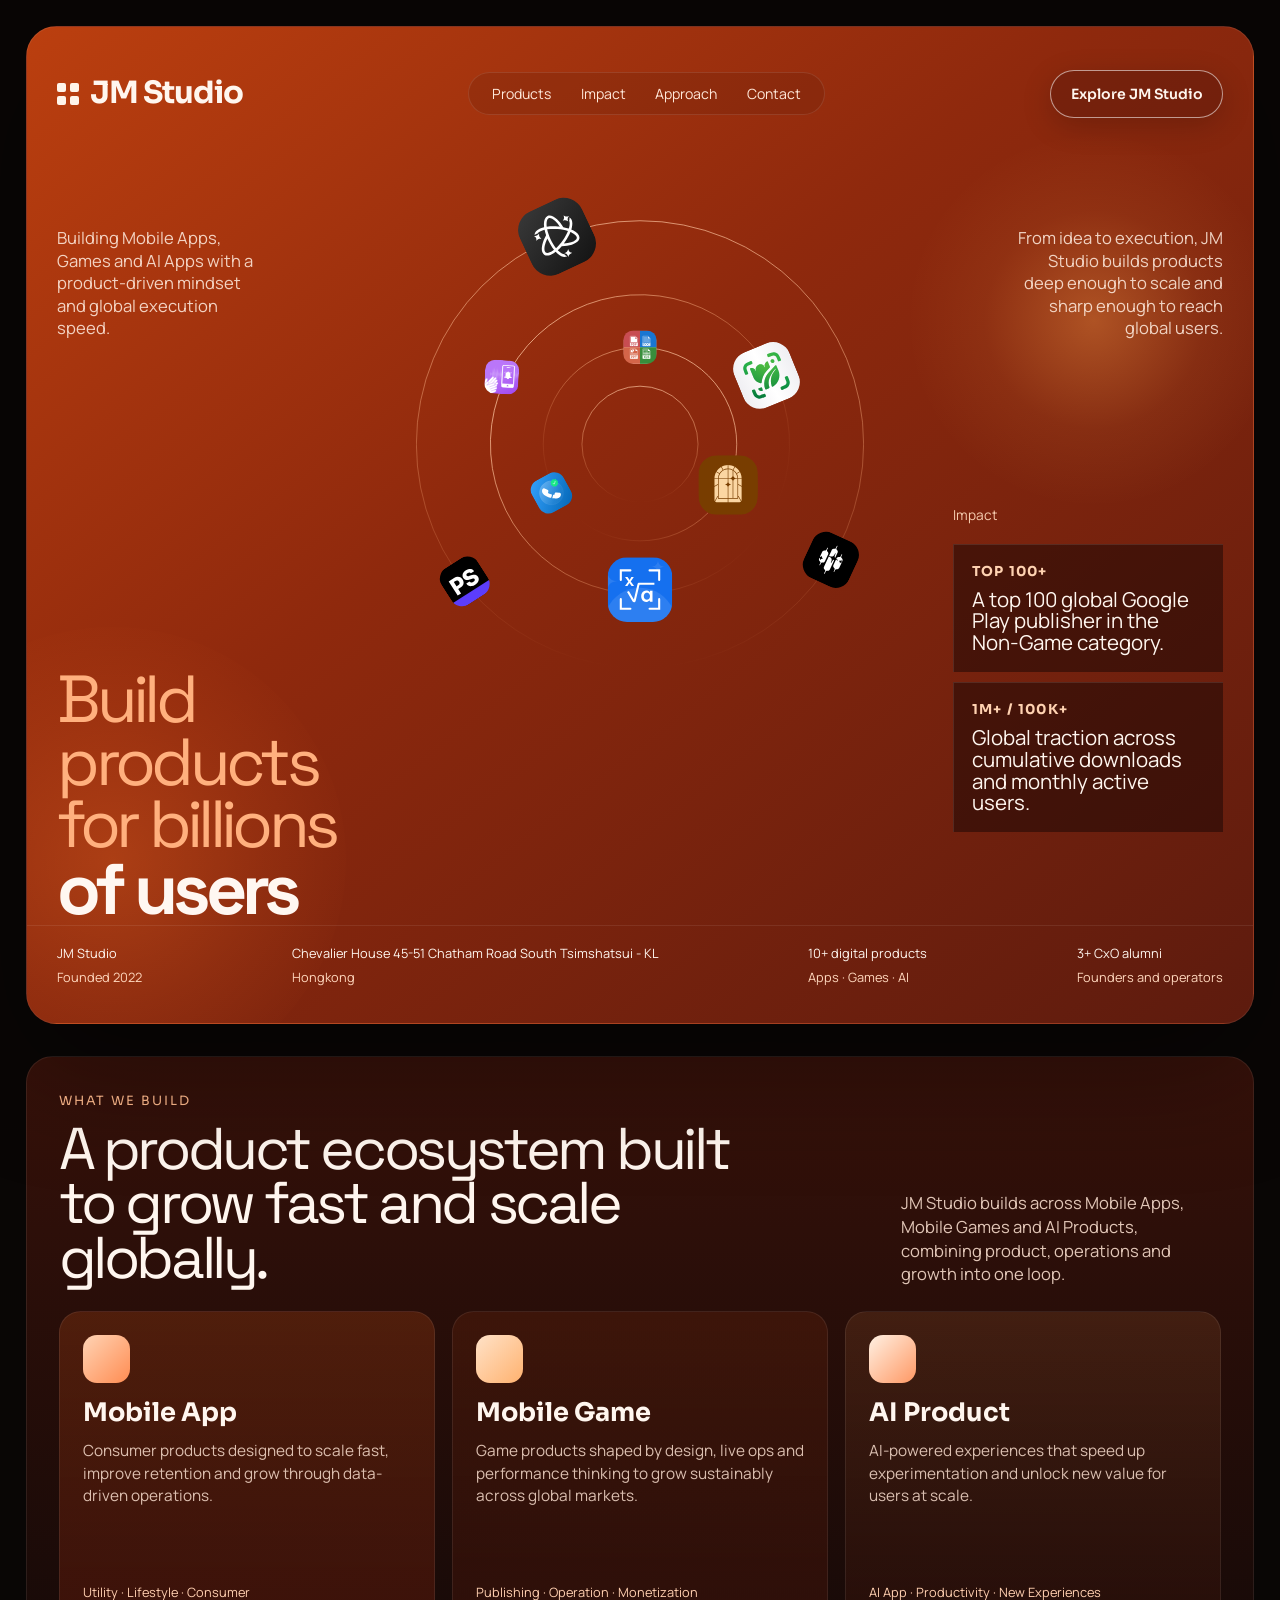
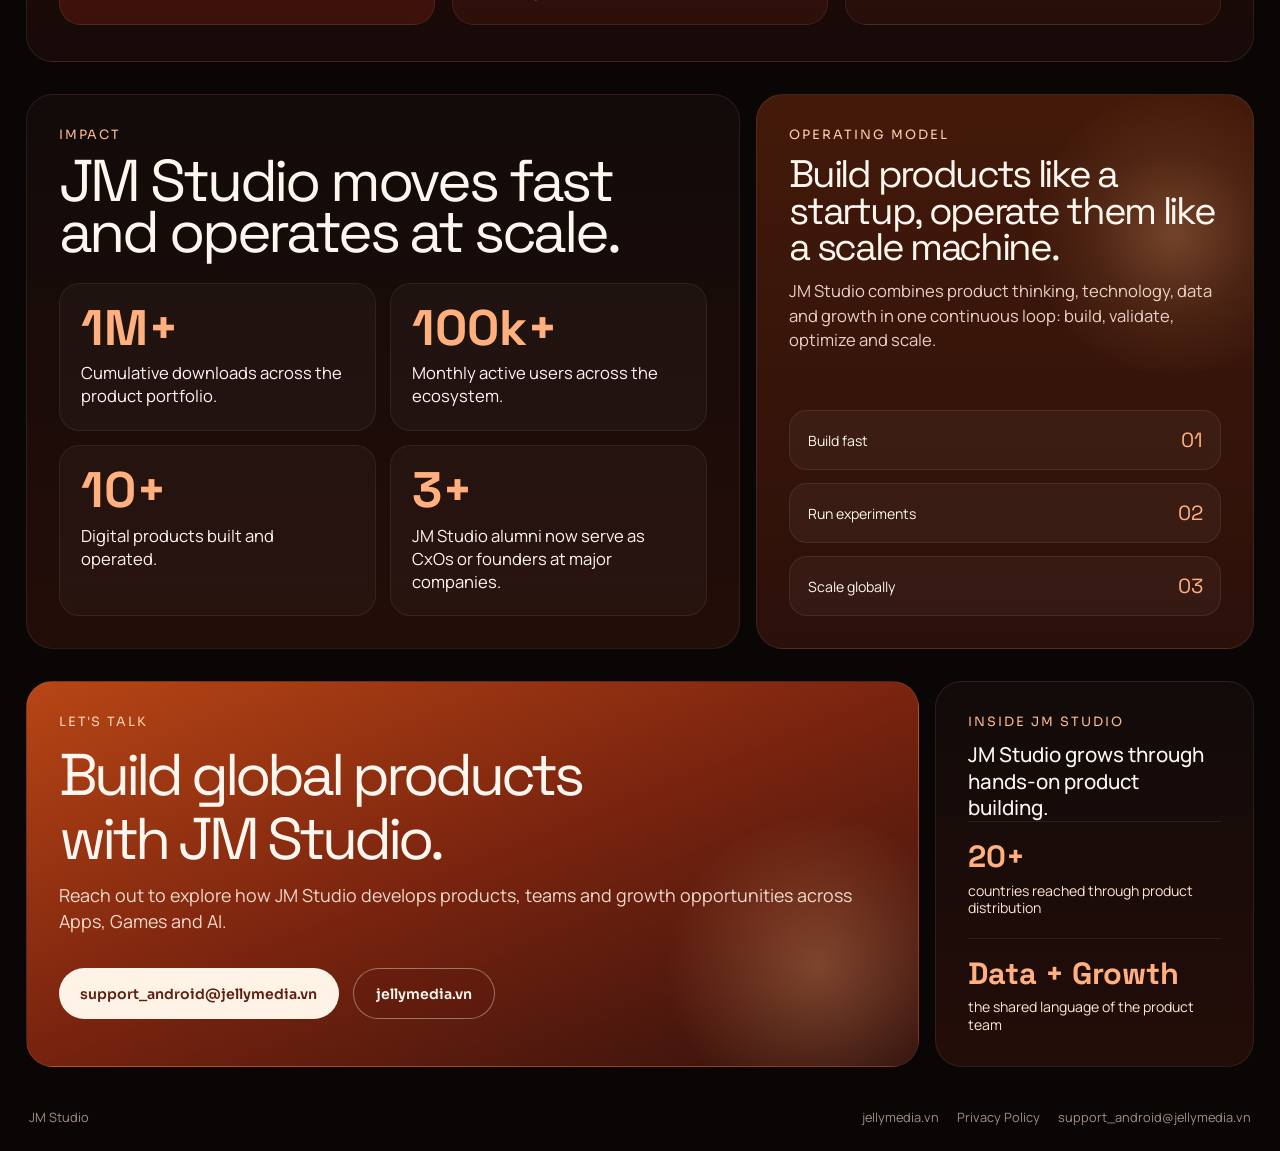
<file: index.html>
<!DOCTYPE html>
<html lang="en">
<head>
  <meta charset="UTF-8">
  <meta name="viewport" content="width=device-width, initial-scale=1.0">
  <title>JM Studio — Build products for billions of users</title>
  <link rel="preconnect" href="https://fonts.googleapis.com">
  <link rel="preconnect" href="https://fonts.gstatic.com" crossorigin>
  <link href="https://fonts.googleapis.com/css2?family=Manrope:wght@400;500;600&family=Sora:wght@400;600;700&family=Space+Grotesk:wght@400;700&display=swap" rel="stylesheet">
  <link rel="stylesheet" href="styles.css">
</head>
<body>
  <div class="page">

    <!-- ===== HERO SECTION ===== -->
    <section class="hero">
      <!-- Ambient glows -->
      <div class="hero__glow hero__glow--right"></div>
      <div class="hero__glow hero__glow--bottom"></div>

      <!-- Top bar -->
      <header class="hero__header">
        <div class="hero__header-left">
          <a href="#" class="logo">
            <span class="logo__grid">
              <span></span><span></span><span></span><span></span>
            </span>
            <span class="logo__text">JM Studio</span>
          </a>
        </div>

        <nav class="hero__nav">
          <a href="#products">Products</a>
          <a href="#impact">Impact</a>
          <a href="#approach">Approach</a>
          <a href="#contact">Contact</a>
        </nav>

        <div class="hero__header-right">
          <a href="https://play.google.com/store/apps/dev?id=7304115189004301779&hl=en" target="_blank" class="btn btn--outline-light">Explore JM Studio</a>
        </div>
      </header>

      <!-- Hero content -->
      <div class="hero__body">
        <div class="hero__left">
          <p class="hero__tagline">Building Mobile Apps, Games and AI Apps with a product-driven mindset and global execution speed.</p>
        </div>
        <div class="hero__right-text">
          <p>From idea to execution, JM Studio builds products deep enough to scale and sharp enough to reach global users.</p>
        </div>
      </div>

      <!-- Hero center -->
      <!-- Orbit with app icons -->
      <div class="hero__center">
        <img src="assets/jm_obit.svg" alt="JM Studio Apps" class="hero__orbit-svg">
      </div>

      <!-- Hero heading -->
      <h1 class="hero__heading">
        <span class="hero__heading-line">Build</span>
        <span class="hero__heading-line">products</span>
        <span class="hero__heading-line">for billions</span>
        <span class="hero__heading-line hero__heading-line--bold">of users</span>
      </h1>

      <!-- Impact sidebar -->
      <aside class="hero__impact">
        <span class="hero__impact-label">Impact</span>
        <div class="hero__impact-card">
          <p class="hero__impact-tag">Top 100+</p>
          <p class="hero__impact-text">A top 100 global Google Play publisher in the Non-Game category.</p>
        </div>
        <div class="hero__impact-card">
          <p class="hero__impact-tag">1M+ / 100k+</p>
          <p class="hero__impact-text">Global traction across cumulative downloads and monthly active users.</p>
        </div>
      </aside>

      <!-- Bottom stats bar -->
      <div class="hero__stats">
        <div class="hero__stat">
          <span class="hero__stat-title">JM Studio</span>
          <span class="hero__stat-sub">Founded 2022</span>
        </div>
        <div class="hero__stat">
          <span class="hero__stat-title">Chevalier House 45-51 Chatham Road South Tsimshatsui - KL</span>
          <span class="hero__stat-sub">Hongkong</span>
        </div>
        <div class="hero__stat">
          <span class="hero__stat-title">10+ digital products</span>
          <span class="hero__stat-sub">Apps · Games · AI</span>
        </div>
        <div class="hero__stat">
          <span class="hero__stat-title">3+ CxO alumni</span>
          <span class="hero__stat-sub">Founders and operators</span>
        </div>
      </div>
    </section>

    <!-- ===== WHAT WE BUILD ===== -->
    <section class="products" id="products">
      <div class="products__header">
        <div class="products__header-left">
          <p class="section-label">WHAT WE BUILD</p>
          <h2 class="products__heading">A product ecosystem built to grow fast and scale globally.</h2>
        </div>
        <div class="products__header-right">
          <p>JM Studio builds across Mobile Apps, Mobile Games and AI Products, combining product, operations and growth into one loop.</p>
        </div>
      </div>

      <div class="products__grid">
        <article class="product-card product-card--1">
          <div class="product-card__body">
            <div class="product-card__icon product-card__icon--1"></div>
            <h3 class="product-card__title">Mobile App</h3>
            <p class="product-card__desc">Consumer products designed to scale fast, improve retention and grow through data-driven operations.</p>
          </div>
          <p class="product-card__tags">Utility · Lifestyle · Consumer</p>
        </article>
        <article class="product-card product-card--2">
          <div class="product-card__body">
            <div class="product-card__icon product-card__icon--2"></div>
            <h3 class="product-card__title">Mobile Game</h3>
            <p class="product-card__desc">Game products shaped by design, live ops and performance thinking to grow sustainably across global markets.</p>
          </div>
          <p class="product-card__tags">Publishing · Operation · Monetization</p>
        </article>
        <article class="product-card product-card--3">
          <div class="product-card__body">
            <div class="product-card__icon product-card__icon--3"></div>
            <h3 class="product-card__title">AI Product</h3>
            <p class="product-card__desc">AI-powered experiences that speed up experimentation and unlock new value for users at scale.</p>
          </div>
          <p class="product-card__tags">AI App · Productivity · New Experiences</p>
        </article>
      </div>
    </section>

    <!-- ===== IMPACT + OPERATING MODEL ===== -->
    <section class="impact-row" id="impact">
      <!-- Impact panel -->
      <div class="impact-panel">
        <div class="impact-panel__header">
          <p class="section-label">IMPACT</p>
          <h2 class="impact-panel__heading">JM Studio moves fast <br>and operates at scale.</h2>
        </div>
        <div class="impact-panel__grid">
          <div class="stat-card">
            <p class="stat-card__number">1M+</p>
            <p class="stat-card__text">Cumulative downloads across the product portfolio.</p>
          </div>
          <div class="stat-card">
            <p class="stat-card__number">100k+</p>
            <p class="stat-card__text">Monthly active users across the ecosystem.</p>
          </div>
          <div class="stat-card">
            <p class="stat-card__number">10+</p>
            <p class="stat-card__text">Digital products built and operated.</p>
          </div>
          <div class="stat-card">
            <p class="stat-card__number">3+</p>
            <p class="stat-card__text">JM Studio alumni now serve as CxOs or founders at major companies.</p>
          </div>
        </div>
      </div>

      <!-- Operating Model panel -->
      <div class="model-panel" id="approach">
        <div class="model-panel__glow"></div>
        <div class="model-panel__content">
          <p class="section-label">OPERATING MODEL</p>
          <h3 class="model-panel__heading">Build products like a startup, operate them like a scale machine.</h3>
          <p class="model-panel__desc">JM Studio combines product thinking, technology, data and growth in one continuous loop: build, validate, optimize and scale.</p>
        </div>
        <div class="model-panel__steps">
          <div class="step-row">
            <span class="step-row__label">Build fast</span>
            <span class="step-row__num">01</span>
          </div>
          <div class="step-row">
            <span class="step-row__label">Run experiments</span>
            <span class="step-row__num">02</span>
          </div>
          <div class="step-row">
            <span class="step-row__label">Scale globally</span>
            <span class="step-row__num">03</span>
          </div>
        </div>
      </div>
    </section>

    <!-- ===== CONTACT + INSIDE ===== -->
    <section class="contact-row" id="contact">
      <!-- Let's Talk -->
      <div class="contact-panel">
        <div class="contact-panel__glow"></div>
        <div class="contact-panel__content">
          <p class="section-label">LET'S TALK</p>
          <h2 class="contact-panel__heading">Build global products <br>with JM Studio.</h2>
          <p class="contact-panel__desc">Reach out to explore how JM Studio develops products, teams and growth opportunities across Apps, Games and AI.</p>
          <div class="contact-panel__btns">
            <a href="mailto:support_android@jellymedia.vn" class="btn btn--primary">support_android@jellymedia.vn</a>
            <a href="https://jellymedia.vn" class="btn btn--outline">jellymedia.vn</a>
          </div>
        </div>
      </div>

      <!-- Inside JM Studio -->
      <div class="inside-panel">
        <div class="inside-panel__top">
          <p class="section-label">INSIDE JM STUDIO</p>
          <h3 class="inside-panel__heading">JM Studio grows through hands-on product building.</h3>
        </div>
        <div class="inside-panel__stats">
          <div class="inside-stat">
            <p class="inside-stat__number">20+</p>
            <p class="inside-stat__text">countries reached through product distribution</p>
          </div>
          <div class="inside-stat">
            <p class="inside-stat__number">Data + Growth</p>
            <p class="inside-stat__text">the shared language of the product team</p>
          </div>
        </div>
      </div>
    </section>

    <!-- ===== FOOTER ===== -->
    <footer class="footer">
      <span class="footer__brand">JM Studio</span>
      <div class="footer__links">
        <a href="https://jellymedia.vn">jellymedia.vn</a>
        <a href="/privacy">Privacy Policy</a>
        <a href="mailto:support_android@jellymedia.vn">support_android@jellymedia.vn</a>
      </div>
    </footer>

  </div>
</body>
</html>
</file>
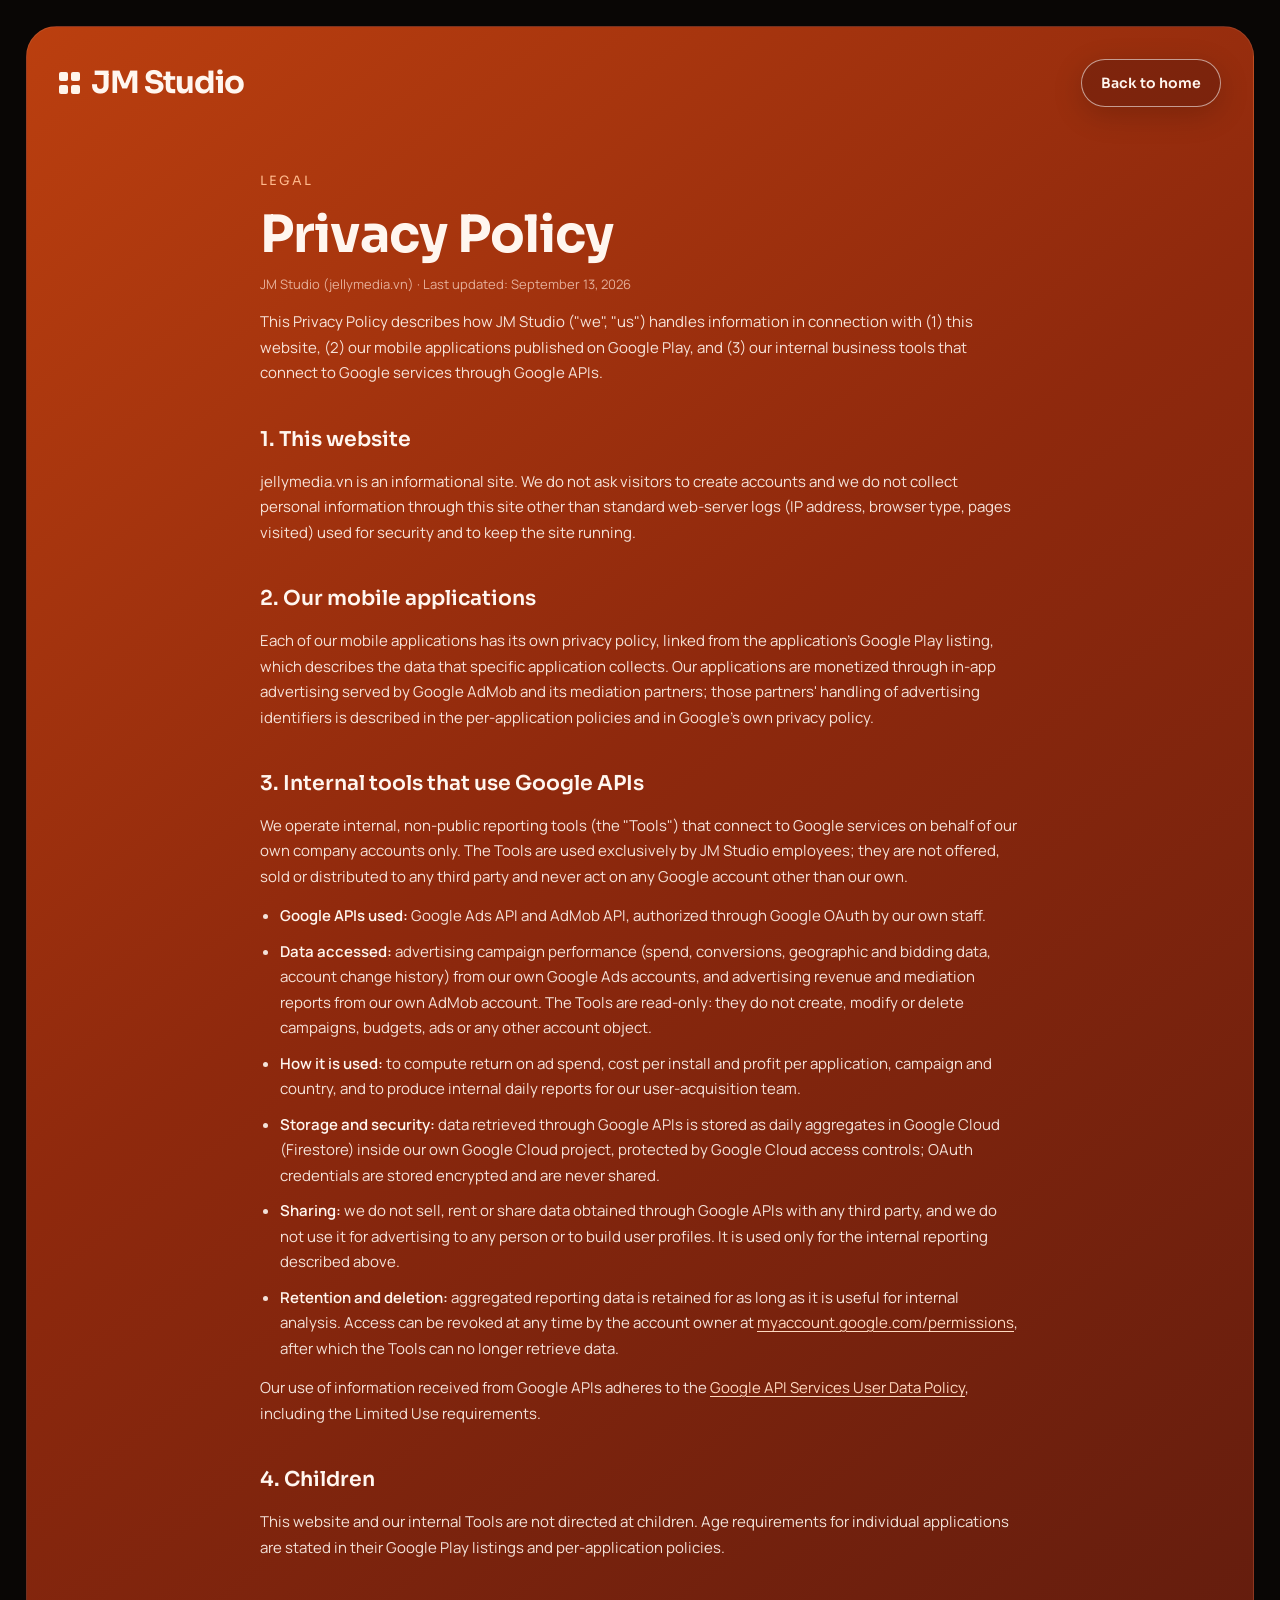
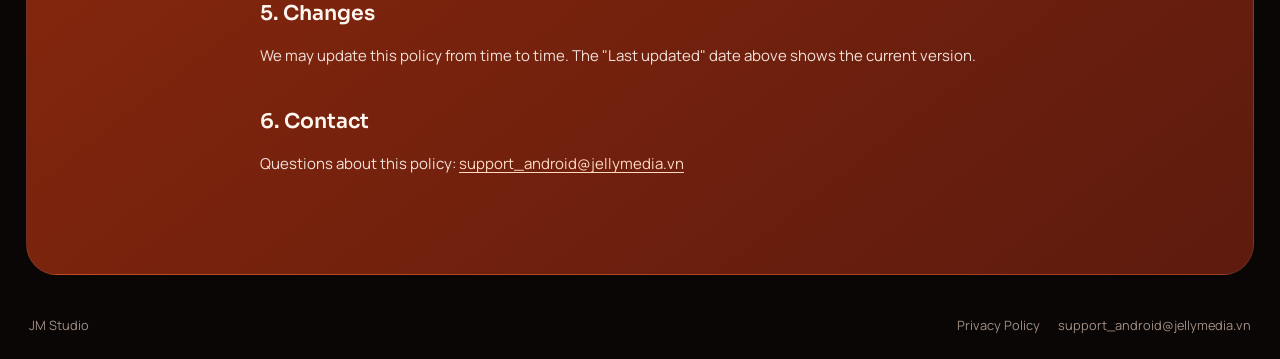
<file: privacy/index.html>
<!DOCTYPE html>
<html lang="en">
<head>
  <meta charset="UTF-8">
  <meta name="viewport" content="width=device-width, initial-scale=1.0">
  <title>Privacy Policy — JM Studio</title>
  <meta name="description" content="How JM Studio handles information for jellymedia.vn, our Google Play apps, and our internal tools that use Google APIs.">
  <link rel="canonical" href="https://jellymedia.vn/privacy">
  <link rel="preconnect" href="https://fonts.googleapis.com">
  <link rel="preconnect" href="https://fonts.gstatic.com" crossorigin>
  <link href="https://fonts.googleapis.com/css2?family=Manrope:wght@400;500;600&family=Sora:wght@400;600;700&family=Space+Grotesk:wght@400;700&display=swap" rel="stylesheet">
  <link rel="stylesheet" href="/styles.css">
  <style>
    .legal {
      border-radius: clamp(20px, 2.4vw, 34px);
      border: 1px solid rgba(255, 255, 255, 0.08);
      background: linear-gradient(142deg, rgb(187, 63, 15) 0%, rgb(143, 41, 13) 42%, rgb(93, 27, 14) 100%);
      padding: clamp(20px, 2.5vw, 36px);
    }

    .legal__body {
      max-width: 760px;
      margin: 0 auto;
      padding: clamp(32px, 5vw, 72px) 0 clamp(24px, 4vw, 56px);
      line-height: 1.7;
      font-size: clamp(15px, 1.1vw, 17px);
      color: rgba(255, 246, 239, 0.9);
    }

    .legal__body h1 {
      font-family: 'Sora', sans-serif;
      font-weight: 700;
      font-size: clamp(32px, 4vw, 52px);
      letter-spacing: -1px;
      line-height: 1.1;
      color: #fff6ef;
      margin: 12px 0 10px;
    }

    .legal__meta {
      color: rgba(255, 227, 212, 0.7);
      font-size: clamp(13px, 1vw, 15px);
      margin-bottom: 28px;
    }

    .legal__body h2 {
      font-family: 'Sora', sans-serif;
      font-weight: 600;
      font-size: clamp(19px, 1.6vw, 23px);
      color: #fff6ef;
      margin: 36px 0 12px;
    }

    .legal__body p { margin-bottom: 14px; }

    .legal__body ul {
      padding-left: 20px;
      margin-bottom: 14px;
    }

    .legal__body li { margin-bottom: 10px; }

    .legal__body strong { color: #fff6ef; font-weight: 600; }

    .legal__body a {
      color: #ffd9c0;
      text-decoration: underline;
      text-underline-offset: 3px;
      overflow-wrap: anywhere;
    }
  </style>
</head>
<body>
  <div class="page">

    <main class="legal">
      <header class="hero__header" style="padding: 0;">
        <a href="/" class="logo">
          <span class="logo__grid">
            <span></span><span></span><span></span><span></span>
          </span>
          <span class="logo__text">JM Studio</span>
        </a>
        <a href="/" class="btn btn--outline-light">Back to home</a>
      </header>

      <article class="legal__body">
        <p class="section-label">Legal</p>
        <h1>Privacy Policy</h1>
        <p class="legal__meta">JM Studio (jellymedia.vn) · Last updated: September 13, 2026</p>

        <p>This Privacy Policy describes how JM Studio ("we", "us") handles information in connection with (1) this website, (2) our mobile applications published on Google Play, and (3) our internal business tools that connect to Google services through Google APIs.</p>

        <h2>1. This website</h2>
        <p>jellymedia.vn is an informational site. We do not ask visitors to create accounts and we do not collect personal information through this site other than standard web-server logs (IP address, browser type, pages visited) used for security and to keep the site running.</p>

        <h2>2. Our mobile applications</h2>
        <p>Each of our mobile applications has its own privacy policy, linked from the application's Google Play listing, which describes the data that specific application collects. Our applications are monetized through in-app advertising served by Google AdMob and its mediation partners; those partners' handling of advertising identifiers is described in the per-application policies and in Google's own privacy policy.</p>

        <h2>3. Internal tools that use Google APIs</h2>
        <p>We operate internal, non-public reporting tools (the "Tools") that connect to Google services on behalf of our own company accounts only. The Tools are used exclusively by JM Studio employees; they are not offered, sold or distributed to any third party and never act on any Google account other than our own.</p>
        <ul>
          <li><strong>Google APIs used:</strong> Google Ads API and AdMob API, authorized through Google OAuth by our own staff.</li>
          <li><strong>Data accessed:</strong> advertising campaign performance (spend, conversions, geographic and bidding data, account change history) from our own Google Ads accounts, and advertising revenue and mediation reports from our own AdMob account. The Tools are read-only: they do not create, modify or delete campaigns, budgets, ads or any other account object.</li>
          <li><strong>How it is used:</strong> to compute return on ad spend, cost per install and profit per application, campaign and country, and to produce internal daily reports for our user-acquisition team.</li>
          <li><strong>Storage and security:</strong> data retrieved through Google APIs is stored as daily aggregates in Google Cloud (Firestore) inside our own Google Cloud project, protected by Google Cloud access controls; OAuth credentials are stored encrypted and are never shared.</li>
          <li><strong>Sharing:</strong> we do not sell, rent or share data obtained through Google APIs with any third party, and we do not use it for advertising to any person or to build user profiles. It is used only for the internal reporting described above.</li>
          <li><strong>Retention and deletion:</strong> aggregated reporting data is retained for as long as it is useful for internal analysis. Access can be revoked at any time by the account owner at <a href="https://myaccount.google.com/permissions" target="_blank" rel="noopener">myaccount.google.com/permissions</a>, after which the Tools can no longer retrieve data.</li>
        </ul>
        <p>Our use of information received from Google APIs adheres to the <a href="https://developers.google.com/terms/api-services-user-data-policy" target="_blank" rel="noopener">Google API Services User Data Policy</a>, including the Limited Use requirements.</p>

        <h2>4. Children</h2>
        <p>This website and our internal Tools are not directed at children. Age requirements for individual applications are stated in their Google Play listings and per-application policies.</p>

        <h2>5. Changes</h2>
        <p>We may update this policy from time to time. The "Last updated" date above shows the current version.</p>

        <h2>6. Contact</h2>
        <p>Questions about this policy: <a href="mailto:support_android@jellymedia.vn">support_android@jellymedia.vn</a></p>
      </article>
    </main>

    <footer class="footer">
      <span class="footer__brand">JM Studio</span>
      <div class="footer__links">
        <a href="/privacy">Privacy Policy</a>
        <a href="mailto:support_android@jellymedia.vn">support_android@jellymedia.vn</a>
      </div>
    </footer>

  </div>
</body>
</html>
</file>
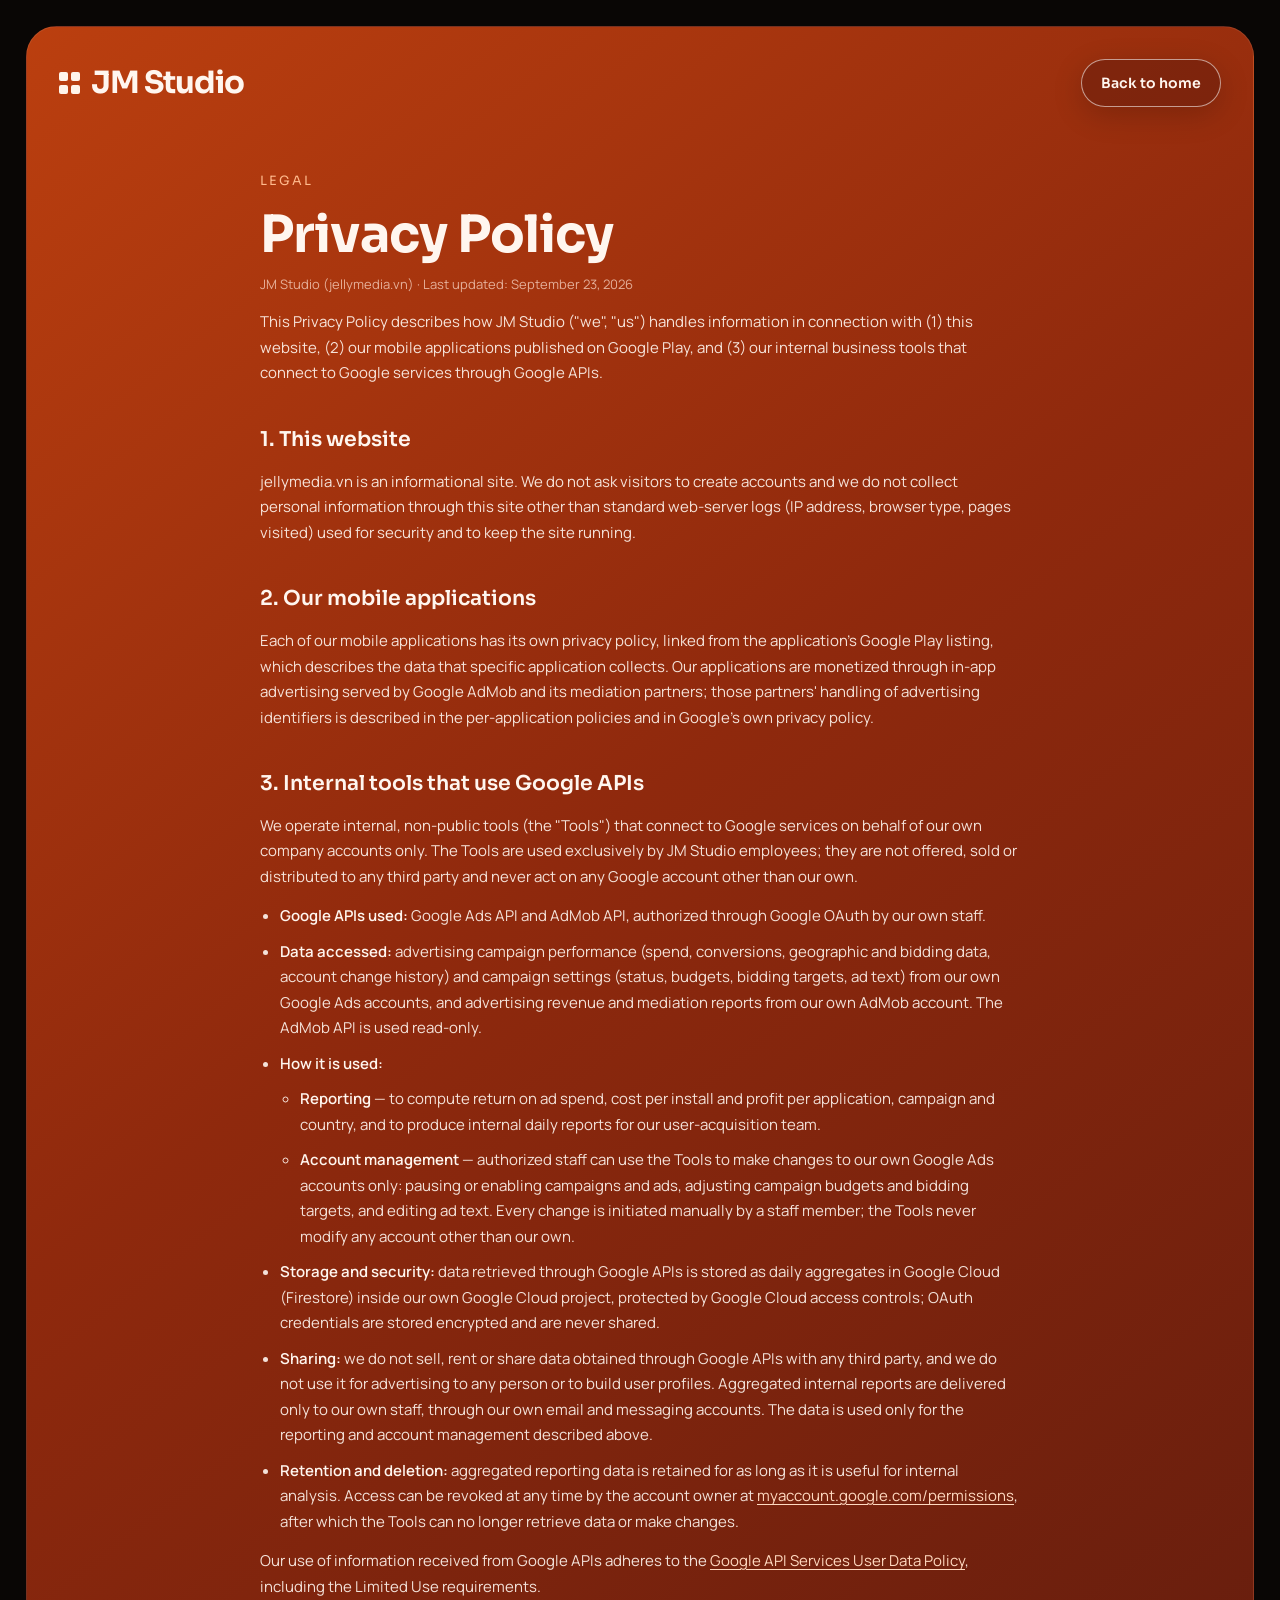
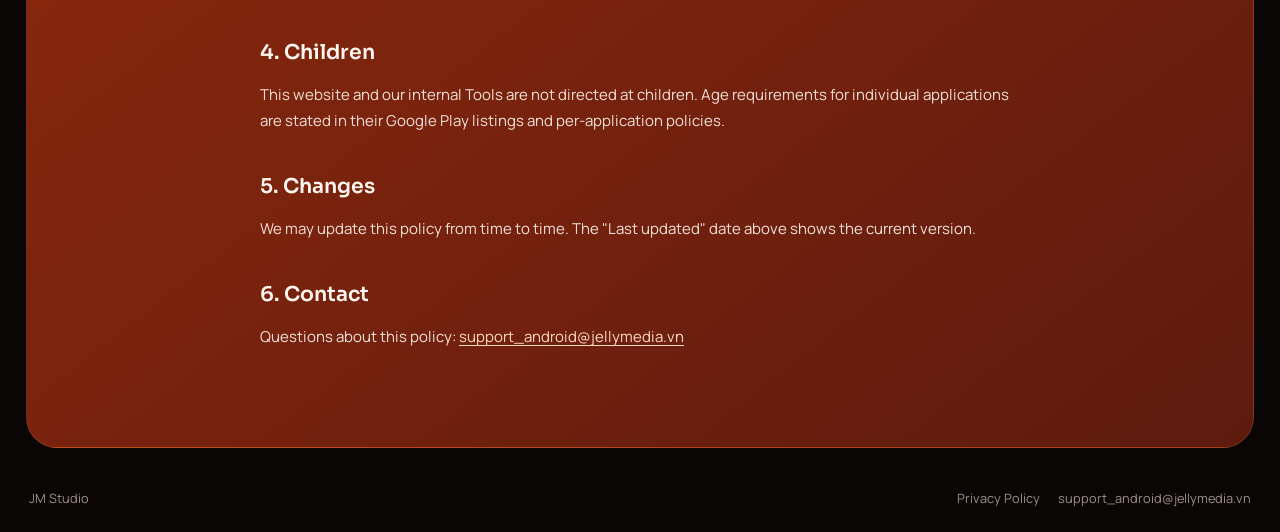
<file: privacy.html>
<!DOCTYPE html>
<html lang="en">
<head>
  <meta charset="UTF-8">
  <meta name="viewport" content="width=device-width, initial-scale=1.0">
  <title>Privacy Policy — JM Studio</title>
  <meta name="description" content="How JM Studio handles information for jellymedia.vn, our Google Play apps, and our internal tools that use Google APIs.">
  <link rel="canonical" href="https://jellymedia.vn/privacy">
  <link rel="preconnect" href="https://fonts.googleapis.com">
  <link rel="preconnect" href="https://fonts.gstatic.com" crossorigin>
  <link href="https://fonts.googleapis.com/css2?family=Manrope:wght@400;500;600&family=Sora:wght@400;600;700&family=Space+Grotesk:wght@400;700&display=swap" rel="stylesheet">
  <link rel="stylesheet" href="/styles.css">
  <style>
    .legal {
      border-radius: clamp(20px, 2.4vw, 34px);
      border: 1px solid rgba(255, 255, 255, 0.08);
      background: linear-gradient(142deg, rgb(187, 63, 15) 0%, rgb(143, 41, 13) 42%, rgb(93, 27, 14) 100%);
      padding: clamp(20px, 2.5vw, 36px);
    }

    .legal__body {
      max-width: 760px;
      margin: 0 auto;
      padding: clamp(32px, 5vw, 72px) 0 clamp(24px, 4vw, 56px);
      line-height: 1.7;
      font-size: clamp(15px, 1.1vw, 17px);
      color: rgba(255, 246, 239, 0.9);
    }

    .legal__body h1 {
      font-family: 'Sora', sans-serif;
      font-weight: 700;
      font-size: clamp(32px, 4vw, 52px);
      letter-spacing: -1px;
      line-height: 1.1;
      color: #fff6ef;
      margin: 12px 0 10px;
    }

    .legal__meta {
      color: rgba(255, 227, 212, 0.7);
      font-size: clamp(13px, 1vw, 15px);
      margin-bottom: 28px;
    }

    .legal__body h2 {
      font-family: 'Sora', sans-serif;
      font-weight: 600;
      font-size: clamp(19px, 1.6vw, 23px);
      color: #fff6ef;
      margin: 36px 0 12px;
    }

    .legal__body p { margin-bottom: 14px; }

    .legal__body ul {
      padding-left: 20px;
      margin-bottom: 14px;
    }

    .legal__body li { margin-bottom: 10px; }

    .legal__body ul ul { margin: 10px 0 0; list-style: circle; }

    .legal__body strong { color: #fff6ef; font-weight: 600; }

    .legal__body a {
      color: #ffd9c0;
      text-decoration: underline;
      text-underline-offset: 3px;
      overflow-wrap: anywhere;
    }
  </style>
</head>
<body>
  <div class="page">

    <main class="legal">
      <header class="hero__header" style="padding: 0;">
        <a href="/" class="logo">
          <span class="logo__grid">
            <span></span><span></span><span></span><span></span>
          </span>
          <span class="logo__text">JM Studio</span>
        </a>
        <a href="/" class="btn btn--outline-light">Back to home</a>
      </header>

      <article class="legal__body">
        <p class="section-label">Legal</p>
        <h1>Privacy Policy</h1>
        <p class="legal__meta">JM Studio (jellymedia.vn) · Last updated: September 23, 2026</p>

        <p>This Privacy Policy describes how JM Studio ("we", "us") handles information in connection with (1) this website, (2) our mobile applications published on Google Play, and (3) our internal business tools that connect to Google services through Google APIs.</p>

        <h2>1. This website</h2>
        <p>jellymedia.vn is an informational site. We do not ask visitors to create accounts and we do not collect personal information through this site other than standard web-server logs (IP address, browser type, pages visited) used for security and to keep the site running.</p>

        <h2>2. Our mobile applications</h2>
        <p>Each of our mobile applications has its own privacy policy, linked from the application's Google Play listing, which describes the data that specific application collects. Our applications are monetized through in-app advertising served by Google AdMob and its mediation partners; those partners' handling of advertising identifiers is described in the per-application policies and in Google's own privacy policy.</p>

        <h2>3. Internal tools that use Google APIs</h2>
        <p>We operate internal, non-public tools (the "Tools") that connect to Google services on behalf of our own company accounts only. The Tools are used exclusively by JM Studio employees; they are not offered, sold or distributed to any third party and never act on any Google account other than our own.</p>
        <ul>
          <li><strong>Google APIs used:</strong> Google Ads API and AdMob API, authorized through Google OAuth by our own staff.</li>
          <li><strong>Data accessed:</strong> advertising campaign performance (spend, conversions, geographic and bidding data, account change history) and campaign settings (status, budgets, bidding targets, ad text) from our own Google Ads accounts, and advertising revenue and mediation reports from our own AdMob account. The AdMob API is used read-only.</li>
          <li><strong>How it is used:</strong>
            <ul>
              <li><strong>Reporting</strong> — to compute return on ad spend, cost per install and profit per application, campaign and country, and to produce internal daily reports for our user-acquisition team.</li>
              <li><strong>Account management</strong> — authorized staff can use the Tools to make changes to our own Google Ads accounts only: pausing or enabling campaigns and ads, adjusting campaign budgets and bidding targets, and editing ad text. Every change is initiated manually by a staff member; the Tools never modify any account other than our own.</li>
            </ul>
          </li>
          <li><strong>Storage and security:</strong> data retrieved through Google APIs is stored as daily aggregates in Google Cloud (Firestore) inside our own Google Cloud project, protected by Google Cloud access controls; OAuth credentials are stored encrypted and are never shared.</li>
          <li><strong>Sharing:</strong> we do not sell, rent or share data obtained through Google APIs with any third party, and we do not use it for advertising to any person or to build user profiles. Aggregated internal reports are delivered only to our own staff, through our own email and messaging accounts. The data is used only for the reporting and account management described above.</li>
          <li><strong>Retention and deletion:</strong> aggregated reporting data is retained for as long as it is useful for internal analysis. Access can be revoked at any time by the account owner at <a href="https://myaccount.google.com/permissions" target="_blank" rel="noopener">myaccount.google.com/permissions</a>, after which the Tools can no longer retrieve data or make changes.</li>
        </ul>
        <p>Our use of information received from Google APIs adheres to the <a href="https://developers.google.com/terms/api-services-user-data-policy" target="_blank" rel="noopener">Google API Services User Data Policy</a>, including the Limited Use requirements.</p>

        <h2>4. Children</h2>
        <p>This website and our internal Tools are not directed at children. Age requirements for individual applications are stated in their Google Play listings and per-application policies.</p>

        <h2>5. Changes</h2>
        <p>We may update this policy from time to time. The "Last updated" date above shows the current version.</p>

        <h2>6. Contact</h2>
        <p>Questions about this policy: <a href="mailto:support_android@jellymedia.vn">support_android@jellymedia.vn</a></p>
      </article>
    </main>

    <footer class="footer">
      <span class="footer__brand">JM Studio</span>
      <div class="footer__links">
        <a href="/privacy">Privacy Policy</a>
        <a href="mailto:support_android@jellymedia.vn">support_android@jellymedia.vn</a>
      </div>
    </footer>

  </div>
</body>
</html>
</file>
<file: styles.css>
/* ===== RESET & BASE ===== */
*, *::before, *::after {
  margin: 0;
  padding: 0;
  box-sizing: border-box;
}

html {
  scroll-behavior: smooth;
}

body {
  font-family: 'Manrope', sans-serif;
  background: #090605;
  color: #fff6ef;
  -webkit-font-smoothing: antialiased;
  -moz-osx-font-smoothing: grayscale;
}

a {
  text-decoration: none;
  color: inherit;
}

/* ===== PAGE WRAPPER ===== */
.page {
  display: flex;
  flex-direction: column;
  gap: clamp(20px, 2.5vw, 35px);
  padding: clamp(12px, 2vw, 28px);
  width: 100%;
}

/* ===== SECTION LABEL ===== */
.section-label {
  font-family: 'Sora', sans-serif;
  font-size: clamp(11px, 1vw, 14px);
  font-weight: 400;
  letter-spacing: 1.96px;
  text-transform: uppercase;
  color: #ffba8d;
}

/* ===== BUTTONS ===== */
.btn {
  display: inline-flex;
  align-items: center;
  justify-content: center;
  font-family: 'Sora', sans-serif;
  font-weight: 600;
  font-size: clamp(13px, 1.1vw, 16px);
  border-radius: 999px;
  transition: opacity 0.2s, transform 0.2s;
  cursor: pointer;
  white-space: nowrap;
}

.btn:hover {
  opacity: 0.85;
  transform: translateY(-1px);
}

.btn--primary {
  background: #fff2e7;
  color: #5e1f10;
  padding: clamp(12px, 1.1vw, 16px) clamp(18px, 1.7vw, 24px);
  height: clamp(46px, 4vw, 58px);
}

.btn--outline {
  background: rgba(95, 25, 12, 0.26);
  border: 1px solid rgba(255, 255, 255, 0.38);
  color: #fff6ef;
  padding: clamp(12px, 1.1vw, 16px) clamp(18px, 1.7vw, 25px);
  height: clamp(46px, 4vw, 58px);
}

.btn--outline-light {
  background: rgba(88, 24, 12, 0.42);
  border: 1px solid rgba(255, 255, 255, 0.55);
  color: #fff6ef;
  padding: 0 clamp(16px, 1.5vw, 21px);
  height: clamp(42px, 3.8vw, 54px);
  box-shadow: 0 8px 30px rgba(0, 0, 0, 0.18);
}

/* ===== HERO SECTION ===== */
.hero {
  position: relative;
  width: 100%;
  min-height: min(78vw, 1080px);
  border-radius: clamp(20px, 2.4vw, 34px);
  border: 1px solid rgba(255, 255, 255, 0.08);
  background: linear-gradient(142deg, rgb(187, 63, 15) 0%, rgb(143, 41, 13) 42%, rgb(93, 27, 14) 100%);
  box-shadow: 0 40px 120px rgba(0, 0, 0, 0.35);
  overflow: hidden;
  display: flex;
  flex-direction: column;
}

.hero__glow {
  position: absolute;
  border-radius: 999px;
  pointer-events: none;
}

.hero__glow--right {
  width: 30%;
  aspect-ratio: 1;
  right: -2%;
  top: 11%;
  background: radial-gradient(circle at center, rgba(255, 163, 76, 0.36) 0%, rgba(255, 163, 76, 0.08) 42%, rgba(255, 163, 76, 0) 72%);
}

.hero__glow--bottom {
  width: 38%;
  aspect-ratio: 1;
  left: -12%;
  bottom: -7%;
  background: radial-gradient(circle at center, rgba(255, 119, 40, 0.28) 0%, rgba(255, 119, 40, 0.1) 44%, rgba(255, 119, 40, 0) 75%);
}

/* Hero header */
.hero__header {
  display: flex;
  align-items: center;
  justify-content: space-between;
  padding: 3.5% 2.5% 0;
  position: relative;
  z-index: 2;
}

.logo {
  display: flex;
  align-items: center;
  gap: clamp(8px, 0.85vw, 12px);
}

.logo__grid {
  display: grid;
  grid-template-columns: repeat(2, 1fr);
  gap: clamp(2px, 0.3vw, 4px);
  width: clamp(18px, 1.7vw, 24px);
  height: clamp(18px, 1.7vw, 24px);
}

.logo__grid span {
  background: #fff4ea;
  border-radius: 2px;
}

.logo__text {
  font-family: 'Sora', sans-serif;
  font-weight: 700;
  font-size: clamp(22px, 2.4vw, 34px);
  color: #fff6ef;
  letter-spacing: -1.02px;
  line-height: 1;
}

.hero__nav {
  display: flex;
  gap: clamp(16px, 2.3vw, 32px);
  align-items: center;
  background: rgba(87, 28, 14, 0.18);
  border: 1px solid rgba(255, 255, 255, 0.1);
  border-radius: 999px;
  padding: clamp(8px, 0.85vw, 12px) clamp(16px, 1.8vw, 25px);
}

.hero__nav a {
  font-size: clamp(13px, 1.1vw, 16px);
  color: #ffe8da;
  transition: color 0.2s;
}

.hero__nav a:hover {
  color: #fff;
}

/* Hero body text */
.hero__body {
  display: flex;
  justify-content: space-between;
  padding: 8.9% 2.5% 0;
  position: relative;
  z-index: 2;
}

.hero__left {
  width: 18%;
}

.hero__tagline {
  font-size: clamp(14px, 1.3vw, 18px);
  line-height: 1.35;
  color: rgba(255, 236, 224, 0.86);
}

.hero__right-text {
  width: 18%;
  text-align: right;
}

.hero__right-text p {
  font-size: clamp(14px, 1.3vw, 18px);
  line-height: 1.35;
  color: rgba(255, 236, 224, 0.86);
}

/* Hero center / orbit */
.hero__center {
  position: absolute;
  top: 16.5%;
  left: 50%;
  transform: translateX(-50%);
  z-index: 1;
}

.hero__orbit-svg {
  width: clamp(280px, 35vw, 550px);
  height: auto;
  display: block;
}

/* Hero heading — positioned from hero section */
.hero__heading {
  position: absolute;
  bottom: 10%;
  left: 2.5%;
  z-index: 2;
  max-width: 35%;
}

.hero__heading-line {
  display: block;
  font-family: 'Space Grotesk', sans-serif;
  font-weight: 400;
  font-size: clamp(40px, 5.2vw, 96px);
  line-height: 0.94;
  letter-spacing: -0.07em;
  color: #ffb07e;
}

.hero__heading-line--bold {
  font-weight: 700;
  font-size: clamp(44px, 5.6vw, 104px);
  line-height: 0.94;
  color: #fff7f1;
}

/* Hero impact sidebar */
.hero__impact {
  position: absolute;
  right: 2.5%;
  top: 48%;
  width: 22%;
  min-width: 220px;
  display: flex;
  flex-direction: column;
  gap: clamp(8px, 0.85vw, 12px);
  z-index: 3;
}

.hero__impact-label {
  font-size: clamp(12px, 1.07vw, 15px);
  color: #f7ceb1;
  margin-bottom: clamp(4px, 0.7vw, 10px);
}

.hero__impact-card {
  background: rgba(26, 7, 5, 0.52);
  border-left: 1px solid rgba(255, 255, 255, 0.1);
  border-top: 1px solid rgba(255, 255, 255, 0.1);
  padding: clamp(12px, 1.4vw, 19px);
  display: flex;
  flex-direction: column;
  gap: clamp(6px, 0.7vw, 10px);
}

.hero__impact-tag {
  font-family: 'Sora', sans-serif;
  font-weight: 700;
  font-size: clamp(11px, 1.07vw, 15px);
  letter-spacing: 1.2px;
  text-transform: uppercase;
  color: #ffd2b1;
}

.hero__impact-text {
  font-size: clamp(16px, 1.6vw, 28px);
  line-height: 1.06;
  color: #fff6ef;
}

/* Hero bottom stats */
.hero__stats {
  margin-top: auto;
  display: flex;
  justify-content: space-between;
  padding: clamp(12px, 1.4vw, 19px) 2.5% clamp(24px, 2.9vw, 40px);
  border-top: 1px solid rgba(255, 255, 255, 0.08);
  position: relative;
  z-index: 2;
}

.hero__stat {
  display: flex;
  flex-direction: column;
  gap: clamp(3px, 0.43vw, 6px);
}

.hero__stat-title {
  font-size: clamp(11px, 1vw, 14px);
  color: #fff6ef;
}

.hero__stat-sub {
  font-size: clamp(11px, 1vw, 14px);
  color: #ffd7bd;
}

/* ===== WHAT WE BUILD ===== */
.products {
  background: linear-gradient(180deg, rgba(57, 18, 10, 0.95) 0%, rgba(23, 10, 8, 0.98) 100%);
  border: 1px solid rgba(255, 255, 255, 0.08);
  border-radius: clamp(20px, 2.1vw, 30px);
  padding: clamp(24px, 2.8vw, 39px) clamp(20px, 2.5vw, 35px);
  overflow: hidden;
  display: flex;
  flex-direction: column;
  gap: clamp(18px, 2vw, 28px);
}

.products__header {
  display: flex;
  justify-content: space-between;
  align-items: flex-end;
  gap: clamp(20px, 3vw, 40px);
}

.products__header-left {
  flex: 1;
  max-width: 720px;
  display: flex;
  flex-direction: column;
  gap: clamp(10px, 1vw, 14px);
}

.products__heading {
  font-family: 'Space Grotesk', sans-serif;
  font-weight: 400;
  font-size: clamp(32px, 4.6vw, 64px);
  line-height: 0.93;
  letter-spacing: -0.058em;
  color: #fff6ef;
}

.products__header-right {
  max-width: 320px;
  flex-shrink: 0;
}

.products__header-right p {
  font-size: clamp(14px, 1.3vw, 18px);
  line-height: 1.42;
  color: rgba(255, 228, 212, 0.86);
}

.products__grid {
  display: grid;
  grid-template-columns: repeat(3, 1fr);
  gap: clamp(12px, 1.3vw, 18px);
}

/* Product cards */
.product-card {
  border: 1px solid rgba(255, 255, 255, 0.08);
  border-radius: clamp(16px, 1.7vw, 24px);
  padding: clamp(18px, 1.8vw, 25px);
  display: flex;
  flex-direction: column;
  justify-content: space-between;
  min-height: clamp(260px, 24.5vw, 340px);
}

.product-card--1 {
  background: linear-gradient(180deg, rgba(192, 76, 22, 0.26) 0%, rgba(74, 21, 11, 0.72) 100%);
}

.product-card--2 {
  background: linear-gradient(180deg, rgba(136, 49, 16, 0.22) 0%, rgba(53, 17, 10, 0.76) 100%);
}

.product-card--3 {
  background: linear-gradient(180deg, rgba(255, 154, 83, 0.12) 0%, rgba(42, 15, 10, 0.84) 100%);
}

.product-card__body {
  display: flex;
  flex-direction: column;
}

.product-card__icon {
  width: clamp(40px, 3.7vw, 52px);
  aspect-ratio: 1;
  border-radius: clamp(10px, 1.1vw, 16px);
  margin-bottom: clamp(10px, 1vw, 14px);
}

.product-card__icon--1 {
  background: linear-gradient(135deg, rgb(255, 212, 181) 0%, rgb(255, 140, 82) 100%);
}

.product-card__icon--2 {
  background: linear-gradient(135deg, rgb(255, 226, 200) 0%, rgb(255, 178, 111) 100%);
}

.product-card__icon--3 {
  background: linear-gradient(135deg, rgb(255, 241, 227) 0%, rgb(255, 152, 100) 100%);
}

.product-card__title {
  font-family: 'Sora', sans-serif;
  font-weight: 700;
  font-size: clamp(20px, 2vw, 28px);
  color: #fff6ef;
  margin-bottom: clamp(10px, 1vw, 14px);
}

.product-card__desc {
  font-size: clamp(14px, 1.2vw, 17px);
  line-height: 1.45;
  color: rgba(255, 228, 212, 0.82);
}

.product-card__tags {
  font-size: clamp(12px, 1vw, 14px);
  color: #ffcfb0;
  margin-top: auto;
  padding-top: 16px;
}

/* ===== IMPACT + OPERATING MODEL ROW ===== */
.impact-row {
  display: flex;
  gap: clamp(12px, 1.3vw, 18px);
  align-items: stretch;
}

/* Impact panel */
.impact-panel {
  background: linear-gradient(180deg, rgba(18, 11, 10, 0.98) 0%, rgba(36, 13, 8, 0.98) 100%);
  border: 1px solid rgba(255, 255, 255, 0.08);
  border-radius: clamp(20px, 2.1vw, 30px);
  padding: clamp(24px, 2.5vw, 35px);
  flex: 3;
  display: flex;
  flex-direction: column;
  gap: clamp(18px, 2vw, 28px);
  overflow: hidden;
}

.impact-panel__header {
  display: flex;
  flex-direction: column;
  gap: clamp(8px, 0.93vw, 13px);
}

.impact-panel__heading {
  font-family: 'Space Grotesk', sans-serif;
  font-weight: 400;
  font-size: clamp(32px, 4.6vw, 64px);
  line-height: 0.87;
  letter-spacing: -0.054em;
  color: #fff6ef;
}

.impact-panel__grid {
  display: grid;
  grid-template-columns: repeat(2, 1fr);
  gap: clamp(10px, 1.1vw, 16px);
}

.stat-card {
  background: rgba(255, 255, 255, 0.03);
  border: 1px solid rgba(255, 255, 255, 0.07);
  border-radius: clamp(14px, 1.6vw, 22px);
  padding: clamp(16px, 1.7vw, 23px);
  display: flex;
  flex-direction: column;
  gap: clamp(8px, 0.85vw, 12px);
}

.stat-card__number {
  font-family: 'Space Grotesk', sans-serif;
  font-weight: 700;
  font-size: clamp(32px, 3.9vw, 54px);
  line-height: 0.92;
  color: #ffb07e;
}

.stat-card__text {
  font-size: clamp(14px, 1.3vw, 18px);
  line-height: 1.38;
  color: #fff6ef;
}

/* Operating model panel */
.model-panel {
  background: linear-gradient(180deg, rgba(156, 56, 18, 0.4) 0%, rgba(46, 17, 11, 0.94) 100%);
  border: 1px solid rgba(255, 255, 255, 0.08);
  border-radius: clamp(20px, 2.1vw, 30px);
  padding: clamp(24px, 2.5vw, 35px);
  flex: 2;
  display: flex;
  flex-direction: column;
  justify-content: space-between;
  overflow: hidden;
  position: relative;
  gap: clamp(20px, 2vw, 30px);
}

.model-panel__glow {
  position: absolute;
  top: -1px;
  right: -60px;
  width: 280px;
  aspect-ratio: 1;
  border-radius: 999px;
  background: radial-gradient(circle at center, rgba(255, 183, 123, 0.28) 0%, rgba(255, 183, 123, 0.08) 42%, rgba(255, 183, 123, 0) 74%);
  pointer-events: none;
}

.model-panel__content {
  display: flex;
  flex-direction: column;
  gap: clamp(10px, 1vw, 14px);
  position: relative;
  z-index: 1;
}

.model-panel__content .section-label {
  color: #ffcfb0;
}

.model-panel__heading {
  font-family: 'Space Grotesk', sans-serif;
  font-weight: 400;
  font-size: clamp(26px, 3vw, 42px);
  line-height: 0.96;
  letter-spacing: -0.06em;
  color: #fff6ef;
}

.model-panel__desc {
  font-size: clamp(14px, 1.3vw, 18px);
  line-height: 1.48;
  color: rgba(255, 234, 221, 0.88);
}

.model-panel__steps {
  display: flex;
  flex-direction: column;
  gap: clamp(10px, 1vw, 14px);
  position: relative;
  z-index: 1;
}

.step-row {
  background: rgba(255, 255, 255, 0.04);
  border: 1px solid rgba(255, 255, 255, 0.08);
  border-radius: clamp(14px, 1.4vw, 20px);
  height: clamp(50px, 4.7vw, 66px);
  display: flex;
  align-items: center;
  justify-content: space-between;
  padding: 0 clamp(14px, 1.4vw, 19px);
}

.step-row__label {
  font-size: clamp(13px, 1.1vw, 16px);
  color: #fff6ef;
}

.step-row__num {
  font-family: 'Space Grotesk', sans-serif;
  font-size: clamp(16px, 1.6vw, 22px);
  color: #ffb07e;
}

/* ===== CONTACT + INSIDE ROW ===== */
.contact-row {
  display: grid;
  grid-template-columns: 2.8fr 1fr;
  gap: clamp(12px, 1.3vw, 18px);
}

/* Contact panel */
.contact-panel {
  background: linear-gradient(158deg, rgb(183, 70, 21) 0%, rgb(123, 36, 15) 48%, rgb(49, 17, 12) 100%);
  border: 1px solid rgba(255, 255, 255, 0.08);
  border-radius: clamp(20px, 2.1vw, 30px);
  padding: clamp(24px, 2.5vw, 34px);
  overflow: hidden;
  position: relative;
  display: flex;
  align-items: flex-start;
}

.contact-panel__glow {
  position: absolute;
  right: -50px;
  bottom: -50px;
  width: 300px;
  aspect-ratio: 1;
  border-radius: 999px;
  background: radial-gradient(circle at center, rgba(255, 184, 128, 0.28) 0%, rgba(255, 184, 128, 0.1) 44%, rgba(255, 184, 128, 0) 72%);
  pointer-events: none;
}

.contact-panel__content {
  display: flex;
  flex-direction: column;
  gap: clamp(10px, 1vw, 14px);
  position: relative;
  z-index: 1;
}

.contact-panel__content .section-label {
  color: #ffd4b5;
}

.contact-panel__heading {
  font-family: 'Space Grotesk', sans-serif;
  font-weight: 400;
  font-size: clamp(32px, 4.6vw, 64px);
  line-height: 1.08;
  letter-spacing: -0.068em;
  color: #fff6ef;
}

.contact-panel__desc {
  font-size: clamp(15px, 1.4vw, 20px);
  line-height: 1.45;
  color: rgba(255, 237, 226, 0.9);
}

.contact-panel__btns {
  display: flex;
  gap: clamp(10px, 1.1vw, 16px);
  margin-top: clamp(14px, 1.6vw, 22px);
}

/* Inside panel */
.inside-panel {
  background: linear-gradient(180deg, rgba(18, 11, 10, 0.98) 0%, rgba(36, 13, 8, 0.98) 100%);
  border: 1px solid rgba(255, 255, 255, 0.08);
  border-radius: clamp(20px, 2.1vw, 30px);
  padding: clamp(24px, 2.5vw, 35px);
  display: flex;
  flex-direction: column;
  justify-content: space-between;
  overflow: hidden;
}

.inside-panel__top {
  display: flex;
  flex-direction: column;
  gap: clamp(8px, 0.85vw, 12px);
}

.inside-panel__heading {
  font-family: 'Manrope', sans-serif;
  font-weight: 500;
  font-size: clamp(16px, 1.6vw, 22px);
  line-height: 1.3;
  color: #fff6ef;
}

.inside-panel__stats {
  display: flex;
  flex-direction: column;
}

.inside-stat {
  border-top: 1px solid rgba(255, 255, 255, 0.08);
  padding-top: clamp(12px, 1.2vw, 17px);
  display: flex;
  flex-direction: column;
  gap: clamp(4px, 0.43vw, 6px);
  padding-bottom: clamp(16px, 1.6vw, 24px);
}

.inside-stat:last-child {
  padding-bottom: 0;
}

.inside-stat__number {
  font-family: 'Space Grotesk', sans-serif;
  font-weight: 700;
  font-size: clamp(24px, 2.4vw, 34px);
  color: #ffb07e;
}

.inside-stat__text {
  font-size: clamp(13px, 1.1vw, 16px);
  line-height: 1.25;
  color: #ffe5d3;
}

/* ===== FOOTER ===== */
.footer {
  display: flex;
  justify-content: space-between;
  align-items: flex-start;
  padding: clamp(6px, 0.7vw, 10px) clamp(2px, 0.3vw, 4px) 0;
}

.footer__brand {
  font-size: clamp(12px, 1vw, 14px);
  color: rgba(255, 227, 212, 0.62);
}

.footer__links {
  display: flex;
  flex-wrap: wrap;
  gap: clamp(12px, 1.4vw, 20px);
}

.footer__links a {
  font-size: clamp(12px, 1vw, 14px);
  color: rgba(255, 227, 212, 0.62);
  transition: color 0.2s;
}

.footer__links a:hover {
  color: #fff6ef;
}

/* ===== RESPONSIVE ===== */
@media (max-width: 1100px) {
  .hero {
    min-height: auto;
    padding-bottom: 40px;
  }

  .hero__center {
    position: relative;
    top: auto;
    left: auto;
    transform: none;
    display: flex;
    justify-content: center;
    margin: 40px 0;
  }

  .hero__heading {
    position: relative;
    bottom: auto;
    left: auto;
    max-width: 100%;
    padding: 0 2.5%;
  }

  .hero__heading-line {
    font-size: clamp(40px, 8vw, 80px);
  }

  .hero__heading-line--bold {
    font-size: clamp(44px, 8.5vw, 86px);
  }

  .hero__impact {
    position: relative;
    right: auto;
    top: auto;
    width: 100%;
    min-width: auto;
    flex-direction: row;
    padding: 0 2.5%;
    margin-top: 24px;
    gap: 12px;
  }

  .hero__impact-card {
    flex: 1;
  }

  .hero__impact-text {
    font-size: clamp(16px, 2.2vw, 24px);
  }

  .impact-row {
    flex-direction: column;
  }

  .contact-row {
    grid-template-columns: 1fr;
  }
}

@media (max-width: 768px) {
  .hero__header {
    flex-direction: column;
    gap: 16px;
    align-items: flex-start;
  }

  .hero__body {
    flex-direction: column;
    gap: 20px;
  }

  .hero__left,
  .hero__right-text {
    width: 100%;
    text-align: left;
  }

  .hero__orbit-svg {
    width: 260px;
  }

  .hero__impact {
    flex-direction: column;
  }

  .hero__stats {
    flex-wrap: wrap;
    gap: 16px;
  }

  .hero__stat {
    min-width: 40%;
  }

  .products__header {
    flex-direction: column;
  }

  .products__header-right {
    max-width: 100%;
  }

  .products__grid {
    grid-template-columns: 1fr;
  }

  .impact-panel__grid {
    grid-template-columns: 1fr;
  }

  .contact-panel__btns {
    flex-direction: column;
  }

  .footer {
    flex-direction: column;
    gap: 10px;
  }
}
</file>
